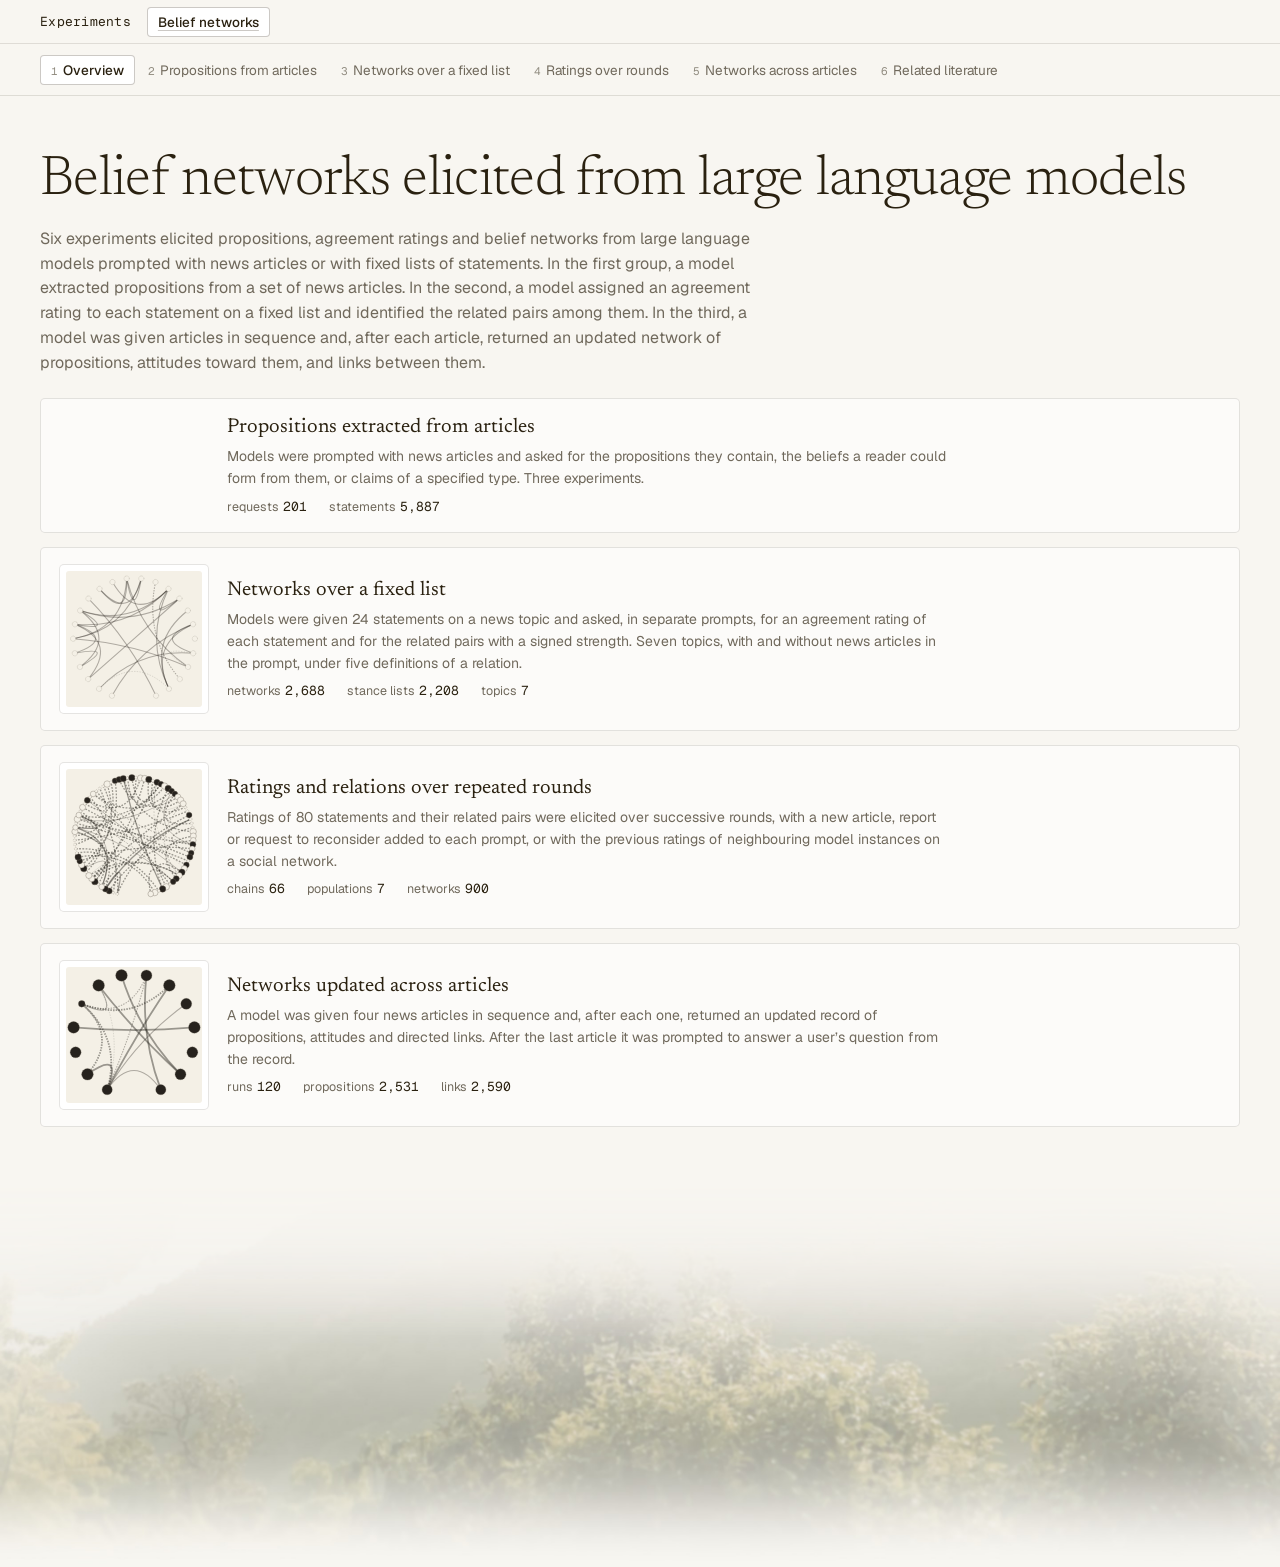
<file: index.html>
<!doctype html>
<html lang="en">
<head>
<meta charset="utf-8">
<meta name="viewport" content="width=device-width, initial-scale=1">
<title>Experiments</title>
<link rel="icon" href="data:,">
<meta http-equiv="refresh" content="0; url=belief-networks/">
<style>
:root{--paper:#f8f6f1;--ink:#1d1b17}
@media (prefers-color-scheme: dark){:root{--paper:#16150f;--ink:#ece8de}}
body{margin:0;background:var(--paper);color:var(--ink);font:15px/1.6 system-ui,sans-serif}
main{max-width:640px;margin:0 auto;padding:48px 16px}
a{color:inherit}
</style>
</head>
<body>
<main>
  <h1 style="font-weight:400">Experiments</h1>
  <p><a href="belief-networks/">Belief networks</a></p>
</main>
<script>location.replace("belief-networks/" + location.hash);</script>
</body>
</html>
</file>
<file: belief-networks/assets/fonts/fonts-local.css>
@font-face{font-family:'Newsreader';font-style:normal;font-weight:300;font-display:swap;src:url('newsreader-latin-300-normal.woff2') format('woff2')}
@font-face{font-family:'Newsreader';font-style:normal;font-weight:400;font-display:swap;src:url('newsreader-latin-400-normal.woff2') format('woff2')}
@font-face{font-family:'Newsreader';font-style:italic;font-weight:400;font-display:swap;src:url('newsreader-latin-400-italic.woff2') format('woff2')}
@font-face{font-family:'Geist';font-style:normal;font-weight:400;font-display:swap;src:url('geist-latin-400-normal.woff2') format('woff2')}
@font-face{font-family:'Geist';font-style:normal;font-weight:500;font-display:swap;src:url('geist-latin-500-normal.woff2') format('woff2')}
@font-face{font-family:'Geist Mono';font-style:normal;font-weight:400;font-display:swap;src:url('geist-mono-latin-400-normal.woff2') format('woff2')}
@font-face{font-family:'Geist Mono';font-style:normal;font-weight:500;font-display:swap;src:url('geist-mono-latin-500-normal.woff2') format('woff2')}
</file>
